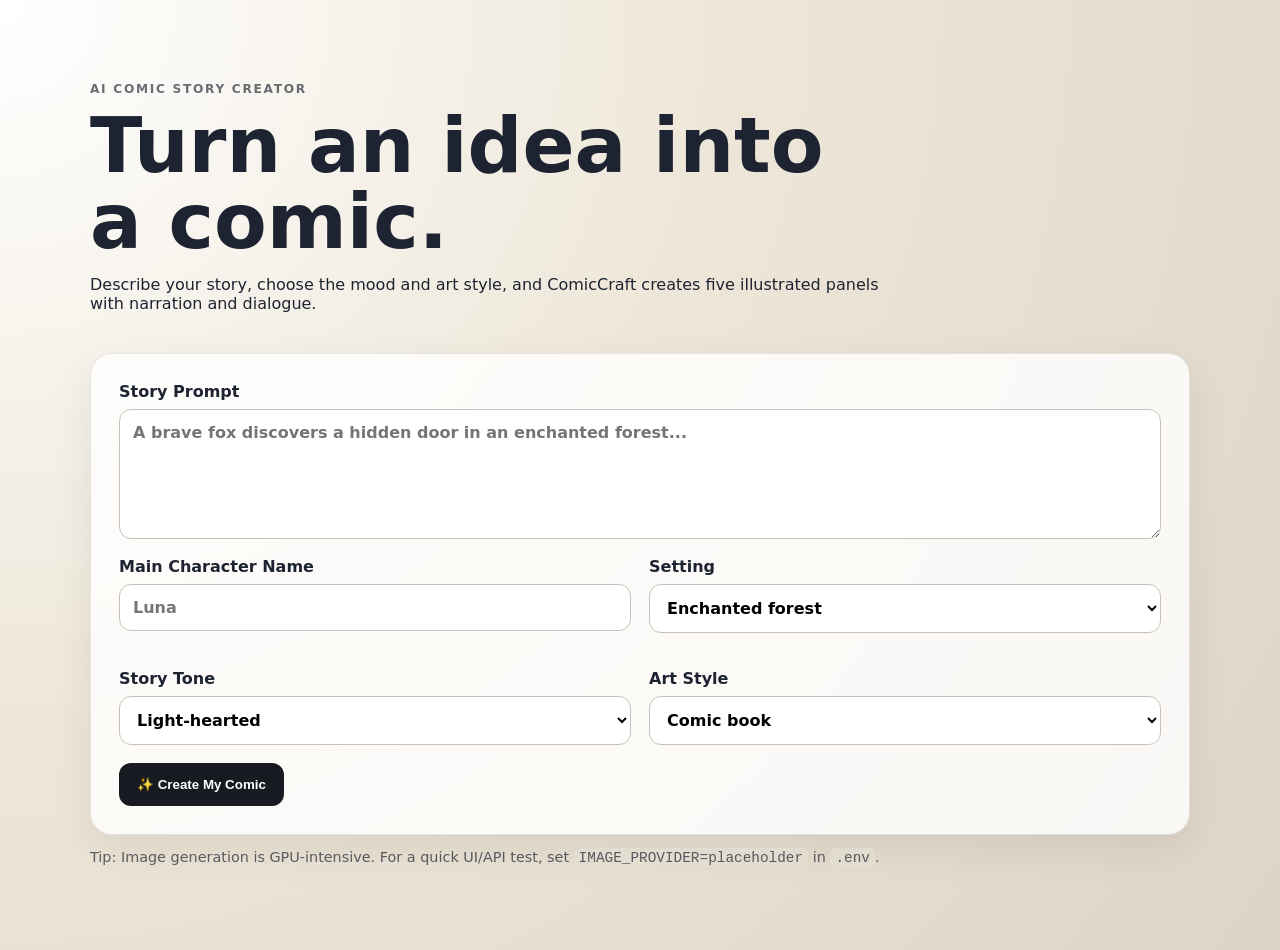
<file: templates/index.html>
<!doctype html>
<html lang="en">
<head>
  <meta charset="utf-8">
  <meta name="viewport" content="width=device-width,initial-scale=1">
  <title>ComicCraft — AI Comic Creator</title>
  <link rel="stylesheet" href="/static/css/style.css">
</head>
<body>
<main class="container">
  <section class="hero">
    <p class="eyebrow">AI COMIC STORY CREATOR</p>
    <h1>Turn an idea into a comic.</h1>
    <p>Describe your story, choose the mood and art style, and ComicCraft creates five illustrated panels with narration and dialogue.</p>
  </section>

  <form class="card form-card" action="/generate" method="post">
    <label>Story Prompt
      <textarea name="story_prompt" required placeholder="A brave fox discovers a hidden door in an enchanted forest..."></textarea>
    </label>

    <div class="grid">
      <label>Main Character Name
        <input name="character_name" required placeholder="Luna">
      </label>
      <label>Setting
        <select name="setting">
          <option>Enchanted forest</option><option>School</option><option>Space</option><option>City</option>
        </select>
      </label>
      <label>Story Tone
        <select name="tone">
          <option>Light-hearted</option><option>Dramatic</option><option>Poetic</option><option>Funny</option>
        </select>
      </label>
      <label>Art Style
        <select name="art_style">
          <option>Comic book</option><option>Anime</option><option>Pixel art</option><option>Realistic</option>
        </select>
      </label>
    </div>

    <button type="submit">✨ Create My Comic</button>
    <p class="status" id="generateStatus" hidden>Generating your comic… this can take several minutes. Keep this tab open.</p>
  </form>

  <p class="tip">Tip: Image generation is GPU-intensive. For a quick UI/API test, set <code>IMAGE_PROVIDER=placeholder</code> in <code>.env</code>.</p>
</main>
<script>
document.querySelector("form").addEventListener("submit", (event) => {
  const button = event.target.querySelector("button[type=submit]");
  button.disabled = true;
  button.textContent = "⏳ Generating…";
  document.getElementById("generateStatus").hidden = false;
});
</script>
</body>
</html>
</file>
<file: static/css/style.css>
:root { font-family: Inter, system-ui, -apple-system, Segoe UI, sans-serif; color:#1d2330; background:#f4f0e8; }
* { box-sizing:border-box; }
body { margin:0; min-height:100vh; background:radial-gradient(circle at top left,#fff,#eee7d9 45%,#ddd4c5); }
.container { width:min(1100px,92%); margin:0 auto; padding:40px 0 70px; }
.hero { padding:30px 0 24px; max-width:800px; }
.hero.compact { padding-bottom:10px; }
.eyebrow { letter-spacing:.14em; font-size:.76rem; font-weight:800; opacity:.65; }
h1 { font-size:clamp(2.3rem,6vw,4.8rem); line-height:.98; margin:12px 0; }
h2 { margin:0; font-size:1.35rem; }
.card { background:rgba(255,255,255,.82); border:1px solid rgba(20,20,20,.1); border-radius:22px; box-shadow:0 14px 40px rgba(0,0,0,.08); }
.form-card { padding:28px; }
label { display:block; font-weight:700; margin-bottom:18px; }
input, textarea, select { display:block; width:100%; margin-top:8px; border:1px solid #c8c1b6; border-radius:12px; padding:13px; background:#fff; font:inherit; }
textarea { min-height:130px; resize:vertical; }
.grid { display:grid; grid-template-columns:repeat(2,1fr); gap:18px; }
button, .button-link { display:inline-block; border:0; border-radius:12px; padding:14px 18px; background:#171a21; color:#fff; font-weight:800; text-decoration:none; cursor:pointer; }
button:hover, .button-link:hover { transform:translateY(-1px); opacity:.92; }
.secondary { background:#777; margin-left:8px; }
.tip { opacity:.7; font-size:.9rem; }
.topbar { display:flex; justify-content:space-between; margin-bottom:10px; }
.topbar a { color:inherit; }
.comic-grid { display:grid; grid-template-columns:repeat(2,1fr); gap:22px; }
.panel { overflow:hidden; }
.panel-head { padding:18px 20px 10px; }
.panel-head span { font-size:.75rem; font-weight:800; opacity:.55; }
.panel img { width:100%; display:block; aspect-ratio:1/1; object-fit:cover; background:#ddd; }
.panel p { padding:0 20px; line-height:1.55; }
.panel .scene { font-style:italic; opacity:.8; }
.actions { margin-top:24px; padding:22px; text-align:center; }
.center { display:grid; place-items:center; min-height:80vh; }
.center .card { padding:40px; text-align:center; }
.error { white-space:pre-wrap; color:#9b1c1c; }
code { background:#e5dfd4; padding:2px 5px; border-radius:5px; }
button:disabled { opacity:.6; cursor:wait; transform:none; }
.status { margin:14px 0 0; opacity:.75; }
@media (max-width:700px) { .grid,.comic-grid { grid-template-columns:1fr; } .form-card { padding:20px; } }
@media print { .topbar,.actions { display:none; } body { background:#fff; } .comic-grid { grid-template-columns:1fr; } .card { box-shadow:none; } }
</file>
